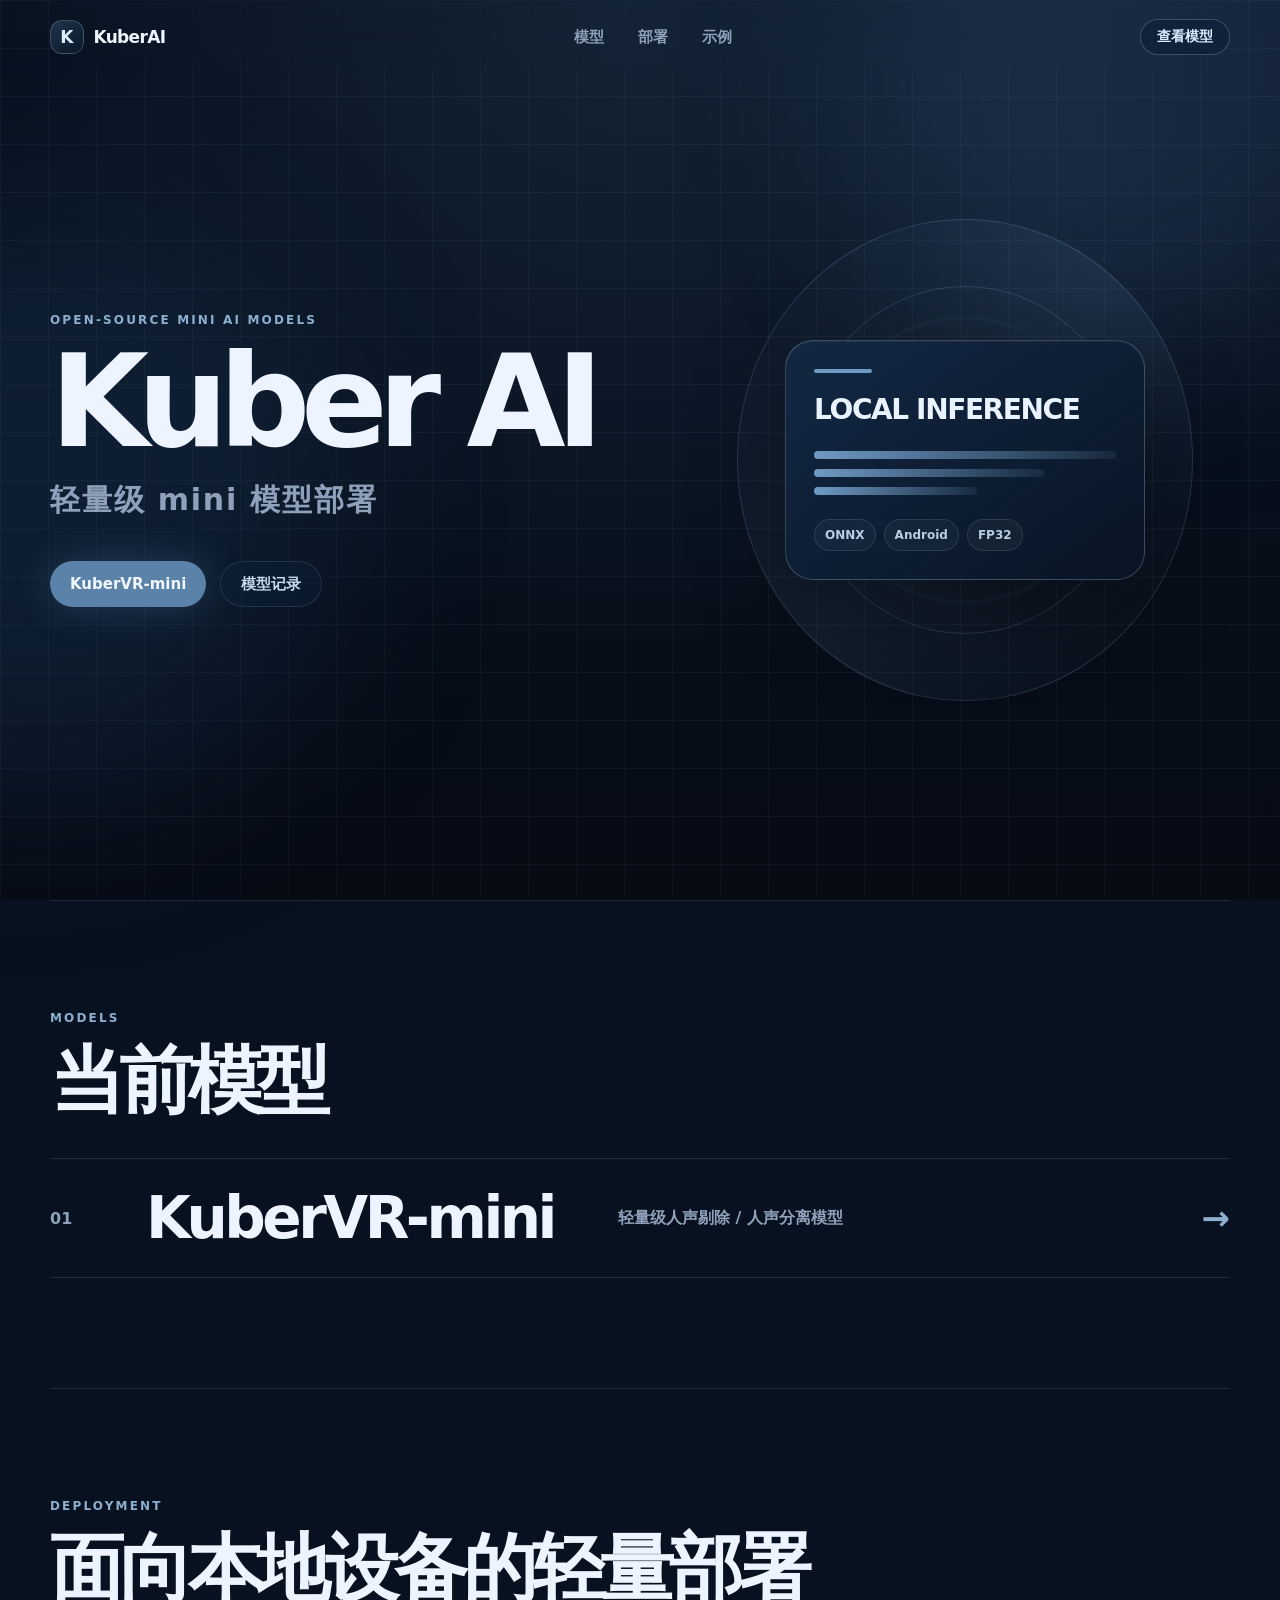
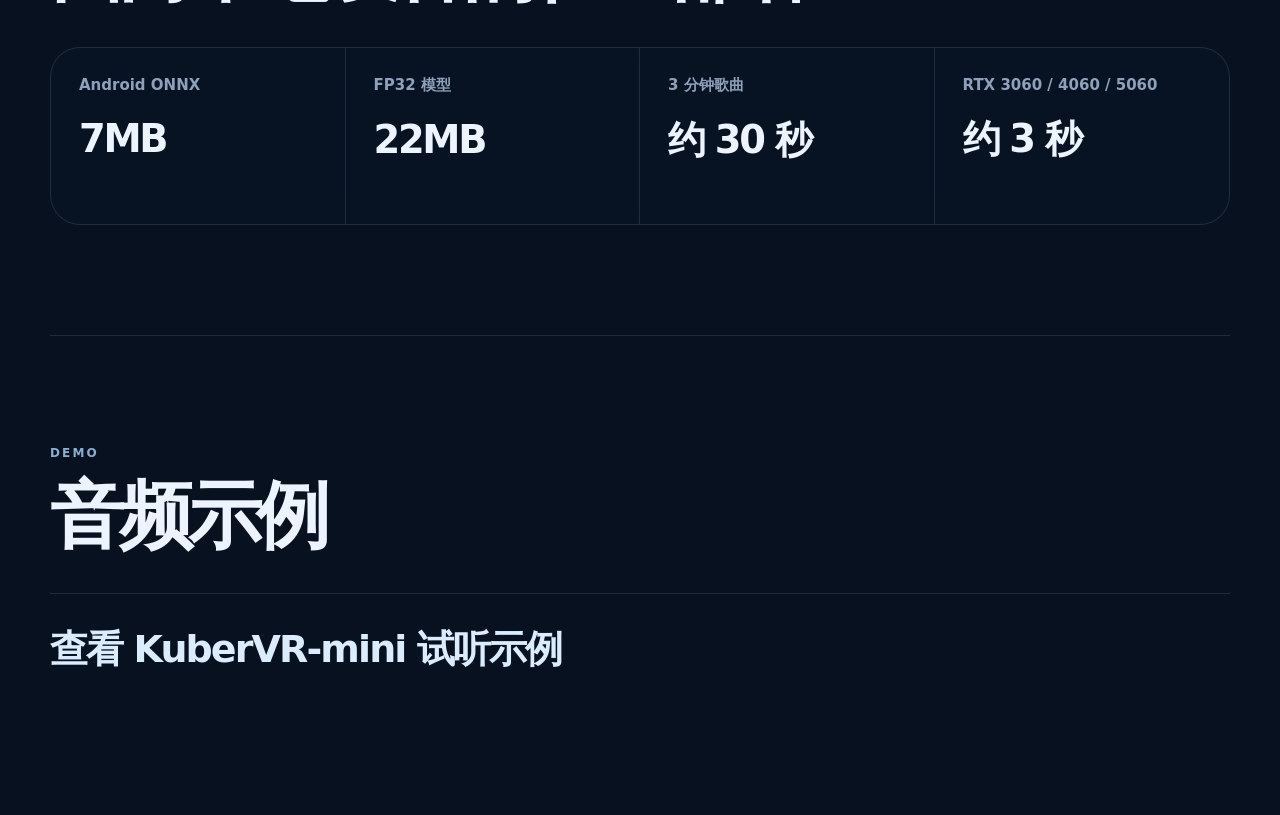
<file: index.html>
<!doctype html>
<html lang="zh-CN">
<head>
  <meta charset="utf-8">
  <meta name="viewport" content="width=device-width, initial-scale=1">
  <meta name="theme-color" content="#08111f">
  <title>KuberAI</title>
  <link rel="stylesheet" href="./styles.css">
</head>
<body>
  <div class="bg-grid"></div>
  <div class="bg-glow glow-a"></div>
  <div class="bg-glow glow-b"></div>

  <header class="site-header">
    <a class="brand" href="./">
      <span class="brand-mark">K</span>
      <span>KuberAI</span>
    </a>

    <nav class="nav-links">
      <a href="#models">模型</a>
      <a href="#runtime">部署</a>
      <a href="#demo">示例</a>
    </nav>

    <a class="nav-action" href="./kuber-vr-mini.html">查看模型</a>
  </header>

  <main>
    <section class="hero">
      <div class="hero-copy">
        <p class="eyebrow">OPEN-SOURCE MINI AI MODELS</p>
        <h1>Kuber AI</h1>
        <p class="summary">轻量级 mini 模型部署</p>

        <div class="hero-actions">
          <a class="primary-button" href="./kuber-vr-mini.html">KuberVR-mini</a>
          <a class="ghost-button" href="#models">模型记录</a>
        </div>
      </div>

      <div class="hero-visual" aria-hidden="true">
        <div class="orb orb-one"></div>
        <div class="orb orb-two"></div>
        <div class="core-panel">
          <div class="core-line"></div>
          <div class="core-title">LOCAL INFERENCE</div>
          <div class="core-meter">
            <span></span>
            <span></span>
            <span></span>
          </div>
          <div class="core-tags">
            <b>ONNX</b>
            <b>Android</b>
            <b>FP32</b>
          </div>
        </div>
      </div>
    </section>

    <section class="section" id="models">
      <div class="section-head">
        <p class="eyebrow">MODELS</p>
        <h2>当前模型</h2>
      </div>

      <a class="model-row" href="./kuber-vr-mini.html">
        <span class="model-index">01</span>
        <span class="model-name">KuberVR-mini</span>
        <span class="model-desc">轻量级人声剔除 / 人声分离模型</span>
        <span class="model-arrow">→</span>
      </a>
    </section>

    <section class="section runtime-section" id="runtime">
      <div class="section-head">
        <p class="eyebrow">DEPLOYMENT</p>
        <h2>面向本地设备的轻量部署</h2>
      </div>

      <div class="runtime-grid">
        <div>
          <span>Android ONNX</span>
          <strong>7MB</strong>
        </div>
        <div>
          <span>FP32 模型</span>
          <strong>22MB</strong>
        </div>
        <div>
          <span>3 分钟歌曲</span>
          <strong>约 30 秒</strong>
        </div>
        <div>
          <span>RTX 3060 / 4060 / 5060</span>
          <strong>约 3 秒</strong>
        </div>
      </div>
    </section>

    <section class="section demo-section" id="demo">
      <div class="section-head">
        <p class="eyebrow">DEMO</p>
        <h2>音频示例</h2>
      </div>

      <div class="demo-list">
        <a href="./kuber-vr-mini.html#demo">查看 KuberVR-mini 试听示例</a>
      </div>
    </section>
  </main>

  <script src="./main.js"></script>
</body>
</html>
</file>
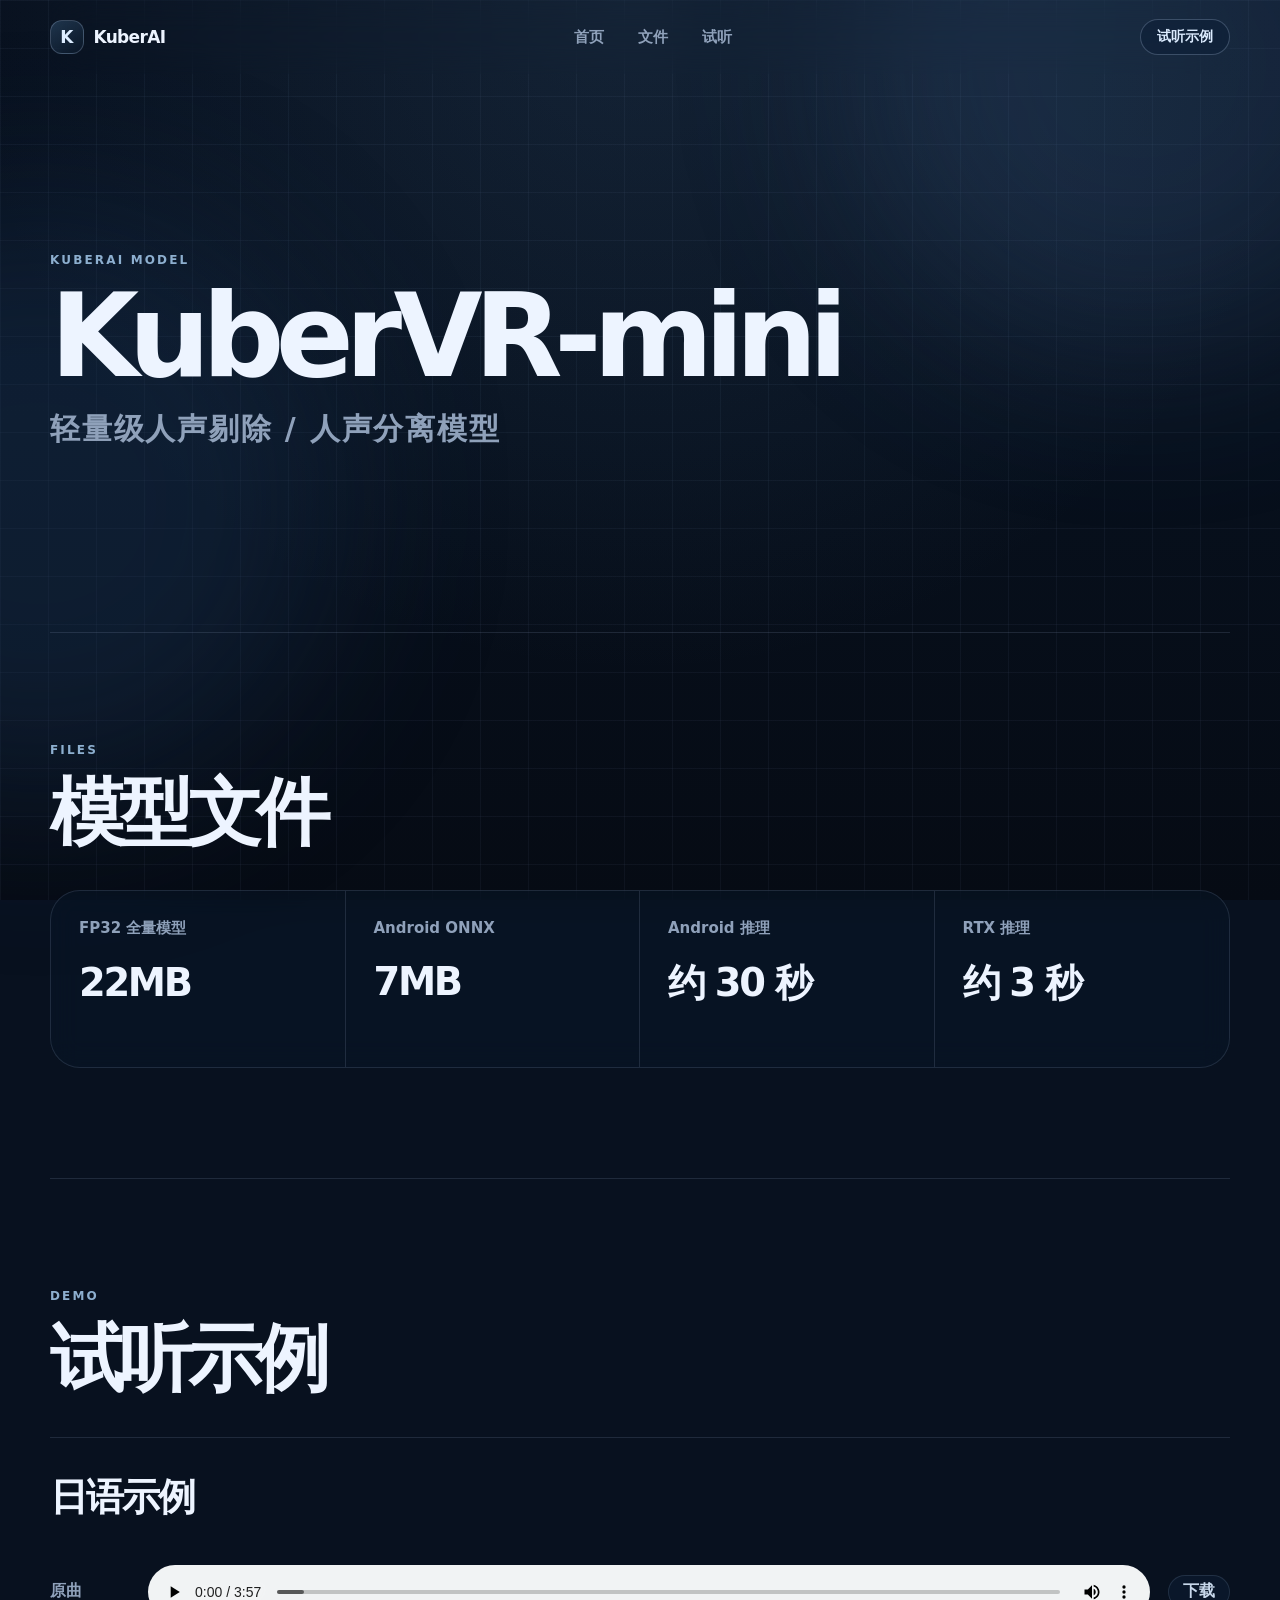
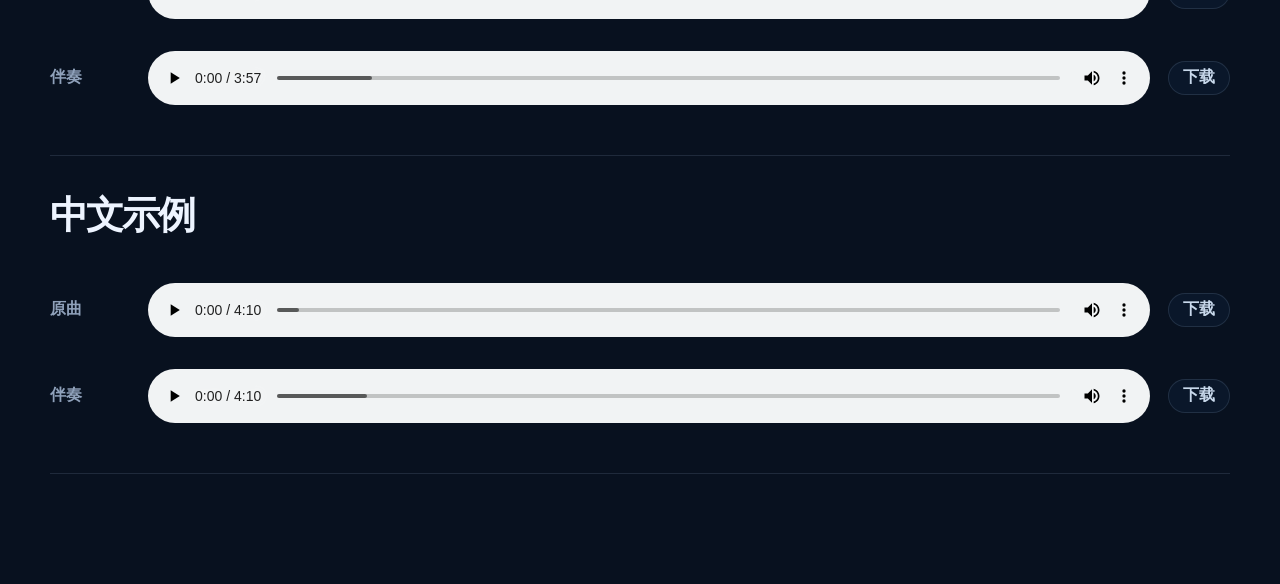
<file: kuber-vr-mini.html>
<!doctype html>
<html lang="zh-CN">
<head>
  <meta charset="utf-8">
  <meta name="viewport" content="width=device-width, initial-scale=1">
  <meta name="theme-color" content="#08111f">
  <title>KuberVR-mini - KuberAI</title>
  <link rel="stylesheet" href="./styles.css">
</head>
<body>
  <div class="bg-grid"></div>
  <div class="bg-glow glow-a"></div>
  <div class="bg-glow glow-b"></div>

  <header class="site-header">
    <a class="brand" href="./">
      <span class="brand-mark">K</span>
      <span>KuberAI</span>
    </a>

    <nav class="nav-links">
      <a href="./">首页</a>
      <a href="#files">文件</a>
      <a href="#demo">试听</a>
    </nav>

    <a class="nav-action" href="#demo">试听示例</a>
  </header>

  <main>
    <section class="model-hero">
      <p class="eyebrow">KUBERAI MODEL</p>
      <h1>KuberVR-mini</h1>
      <p class="summary">轻量级人声剔除 / 人声分离模型</p>
    </section>

    <section class="section runtime-section" id="files">
      <div class="section-head">
        <p class="eyebrow">FILES</p>
        <h2>模型文件</h2>
      </div>

      <div class="runtime-grid">
        <div>
          <span>FP32 全量模型</span>
          <strong>22MB</strong>
        </div>
        <div>
          <span>Android ONNX</span>
          <strong>7MB</strong>
        </div>
        <div>
          <span>Android 推理</span>
          <strong>约 30 秒</strong>
        </div>
        <div>
          <span>RTX 推理</span>
          <strong>约 3 秒</strong>
        </div>
      </div>
    </section>

    <section class="section audio-section" id="demo">
      <div class="section-head">
        <p class="eyebrow">DEMO</p>
        <h2>试听示例</h2>
      </div>

      <div class="audio-group">
        <h3>日语示例</h3>

        <div class="audio-row">
          <span>原曲</span>
          <audio class="demo-audio" controls preload="metadata" src="./audio/jp-original.mp3"></audio>
          <a href="https://raw.githubusercontent.com/HuberHaYu/KuberAI-net/main/audio/jp-original.mp3" download>下载</a>
        </div>

        <div class="audio-row">
          <span>伴奏</span>
          <audio class="demo-audio" controls preload="metadata" src="./audio/jp-instrumental.mp3"></audio>
          <a href="https://raw.githubusercontent.com/HuberHaYu/KuberAI-net/main/audio/jp-instrumental.mp3" download>下载</a>
        </div>
      </div>

      <div class="audio-group">
        <h3>中文示例</h3>

        <div class="audio-row">
          <span>原曲</span>
          <audio class="demo-audio" controls preload="metadata" src="./audio/cn-original.mp3"></audio>
          <a href="https://raw.githubusercontent.com/HuberHaYu/KuberAI-net/main/audio/cn-original.mp3" download>下载</a>
        </div>

        <div class="audio-row">
          <span>伴奏</span>
          <audio class="demo-audio" controls preload="metadata" src="./audio/cn-instrumental.mp3"></audio>
          <a href="https://raw.githubusercontent.com/HuberHaYu/KuberAI-net/main/audio/cn-instrumental.mp3" download>下载</a>
        </div>
      </div>
    </section>
  </main>

  <script src="./main.js"></script>
</body>
</html>
</file>
<file: styles.css>
:root {
  --bg: #08111f;
  --bg-2: #0b1728;
  --text: #edf4ff;
  --muted: #8fa1ba;
  --line: rgba(170, 190, 220, 0.15);
  --line-strong: rgba(170, 190, 220, 0.28);
  --panel: rgba(12, 27, 46, 0.62);
  --panel-strong: rgba(14, 32, 55, 0.86);
  --blue: #4f7ea8;
  --blue-soft: rgba(79, 126, 168, 0.2);
  --blue-glow: rgba(58, 102, 145, 0.32);
  --page: min(1180px, calc(100% - 42px));
}

* {
  box-sizing: border-box;
}

html {
  min-height: 100%;
  scroll-behavior: smooth;
}

body {
  min-height: 100vh;
  margin: 0;
  color: var(--text);
  background: var(--bg);
  font-family: DengXian, "等线", "Microsoft YaHei", "PingFang SC", system-ui, sans-serif;
  font-weight: 700;
  overflow-x: hidden;
}

a {
  color: inherit;
  text-decoration: none;
}

.bg-grid {
  position: fixed;
  inset: 0;
  z-index: -3;
  background:
    linear-gradient(rgba(150, 180, 220, 0.055) 1px, transparent 1px),
    linear-gradient(90deg, rgba(150, 180, 220, 0.055) 1px, transparent 1px),
    radial-gradient(circle at 50% 0%, rgba(64, 101, 138, 0.22), transparent 42rem),
    linear-gradient(180deg, #08111f, #07101d 48%, #060b14);
  background-size: 48px 48px, 48px 48px, auto, auto;
}

.bg-glow {
  position: fixed;
  z-index: -2;
  width: 46vw;
  height: 46vw;
  border-radius: 999px;
  filter: blur(90px);
  opacity: 0.62;
  pointer-events: none;
}

.glow-a {
  top: -18vw;
  right: -12vw;
  background: rgba(65, 100, 145, 0.42);
}

.glow-b {
  left: -20vw;
  bottom: 8vw;
  background: rgba(30, 58, 92, 0.58);
}

.site-header {
  position: sticky;
  top: 0;
  z-index: 20;
  display: grid;
  grid-template-columns: auto 1fr auto;
  align-items: center;
  width: var(--page);
  height: 74px;
  margin: 0 auto;
  backdrop-filter: blur(18px);
  -webkit-backdrop-filter: blur(18px);
}

.brand {
  display: inline-flex;
  align-items: center;
  gap: 10px;
  font-size: 17px;
  font-weight: 800;
  letter-spacing: -0.04em;
}

.brand-mark {
  display: grid;
  width: 34px;
  height: 34px;
  place-items: center;
  border: 1px solid var(--line-strong);
  border-radius: 12px;
  background: linear-gradient(145deg, rgba(79, 126, 168, 0.32), rgba(12, 27, 46, 0.42));
  color: #dcecff;
}

.nav-links {
  justify-self: center;
  display: flex;
  gap: 34px;
  color: var(--muted);
  font-size: 15px;
}

.nav-links a {
  transition: color 0.2s ease;
}

.nav-links a:hover {
  color: var(--text);
}

.nav-action {
  justify-self: end;
  display: inline-flex;
  align-items: center;
  justify-content: center;
  min-height: 36px;
  padding: 0 16px;
  border: 1px solid var(--line-strong);
  border-radius: 999px;
  background: rgba(14, 32, 55, 0.62);
  color: #dcecff;
  font-size: 14px;
}

main {
  width: var(--page);
  margin: 0 auto;
}

.hero {
  min-height: calc(100vh - 74px);
  display: grid;
  grid-template-columns: 1fr 0.88fr;
  gap: 48px;
  align-items: center;
  padding: 42px 0 96px;
}

.hero-copy {
  position: relative;
  z-index: 2;
}

.eyebrow {
  margin: 0 0 20px;
  color: #8dafcf;
  font-size: 12px;
  letter-spacing: 0.18em;
}

h1,
h2,
h3,
p {
  margin-top: 0;
}

h1 {
  margin-bottom: 20px;
  font-size: clamp(70px, 10vw, 138px);
  line-height: 0.86;
  letter-spacing: -0.075em;
  font-weight: 800;
}

.summary {
  margin: 0;
  color: var(--muted);
  font-size: clamp(20px, 2.4vw, 30px);
  line-height: 1.55;
  letter-spacing: 0.06em;
}

.hero-actions {
  display: flex;
  flex-wrap: wrap;
  gap: 14px;
  margin-top: 38px;
}

.primary-button,
.ghost-button {
  display: inline-flex;
  align-items: center;
  justify-content: center;
  min-height: 46px;
  padding: 0 20px;
  border-radius: 999px;
  font-size: 15px;
}

.primary-button {
  background: #5b82a9;
  color: #f2f7ff;
  box-shadow: 0 0 38px rgba(79, 126, 168, 0.32);
}

.ghost-button {
  border: 1px solid var(--line);
  background: rgba(14, 32, 55, 0.48);
  color: #c8d8eb;
}

.hero-visual {
  position: relative;
  height: min(58vw, 560px);
  min-height: 420px;
  display: grid;
  place-items: center;
}

.orb {
  position: absolute;
  border: 1px solid rgba(160, 190, 225, 0.18);
  border-radius: 50%;
  animation: spin 18s linear infinite;
}

.orb-one {
  width: 86%;
  height: 86%;
  background:
    radial-gradient(circle at center, transparent 42%, rgba(79, 126, 168, 0.08) 43%, transparent 44%),
    linear-gradient(130deg, transparent, rgba(91, 130, 169, 0.14), transparent);
}

.orb-two {
  width: 62%;
  height: 62%;
  animation-duration: 12s;
  animation-direction: reverse;
}

.core-panel {
  position: relative;
  width: min(82%, 360px);
  padding: 28px;
  border: 1px solid var(--line-strong);
  border-radius: 28px;
  background:
    linear-gradient(145deg, rgba(19, 42, 70, 0.9), rgba(9, 19, 34, 0.82)),
    rgba(13, 30, 50, 0.84);
  box-shadow:
    0 24px 90px rgba(0, 0, 0, 0.36),
    inset 0 1px 0 rgba(255, 255, 255, 0.06);
  backdrop-filter: blur(18px);
  -webkit-backdrop-filter: blur(18px);
}

.core-line {
  width: 58px;
  height: 4px;
  margin-bottom: 22px;
  border-radius: 999px;
  background: #6f9ac3;
}

.core-title {
  margin-bottom: 26px;
  color: #e9f3ff;
  font-size: 28px;
  line-height: 1.05;
  letter-spacing: -0.05em;
}

.core-meter {
  display: grid;
  gap: 10px;
  margin-bottom: 24px;
}

.core-meter span {
  display: block;
  height: 8px;
  border-radius: 999px;
  background: linear-gradient(90deg, #6f9ac3, rgba(111, 154, 195, 0.1));
}

.core-meter span:nth-child(2) {
  width: 76%;
}

.core-meter span:nth-child(3) {
  width: 54%;
}

.core-tags {
  display: flex;
  flex-wrap: wrap;
  gap: 8px;
}

.core-tags b {
  padding: 8px 10px;
  border: 1px solid var(--line);
  border-radius: 999px;
  color: #b9cce2;
  background: rgba(255, 255, 255, 0.035);
  font-size: 12px;
}

.section {
  padding: 110px 0;
  border-top: 1px solid var(--line);
}

.section-head {
  max-width: 760px;
  margin-bottom: 42px;
}

h2 {
  margin-bottom: 0;
  font-size: clamp(36px, 5.8vw, 78px);
  line-height: 0.96;
  letter-spacing: -0.07em;
  font-weight: 800;
}

.model-row {
  display: grid;
  grid-template-columns: 70px 0.8fr 1fr auto;
  gap: 26px;
  align-items: center;
  padding: 30px 0;
  border-top: 1px solid var(--line);
  border-bottom: 1px solid var(--line);
}

.model-index,
.model-desc {
  color: var(--muted);
}

.model-name {
  font-size: clamp(30px, 4.8vw, 58px);
  line-height: 1;
  letter-spacing: -0.06em;
}

.model-arrow {
  color: #8dafcf;
  font-size: 34px;
}

.runtime-grid {
  display: grid;
  grid-template-columns: repeat(4, minmax(0, 1fr));
  border: 1px solid var(--line);
  border-radius: 30px;
  overflow: hidden;
  background: rgba(10, 24, 42, 0.38);
  backdrop-filter: blur(14px);
  -webkit-backdrop-filter: blur(14px);
}

.runtime-grid div {
  min-height: 176px;
  padding: 28px;
  border-right: 1px solid var(--line);
}

.runtime-grid div:last-child {
  border-right: 0;
}

.runtime-grid span {
  display: block;
  margin-bottom: 26px;
  color: var(--muted);
  font-size: 15px;
}

.runtime-grid strong {
  font-size: clamp(26px, 3vw, 42px);
  line-height: 1;
  letter-spacing: -0.06em;
}

.demo-list {
  border-top: 1px solid var(--line);
}

.demo-list a {
  display: flex;
  justify-content: space-between;
  padding: 30px 0;
  color: #dcecff;
  font-size: clamp(22px, 3vw, 38px);
  letter-spacing: -0.05em;
}

.model-hero {
  min-height: 62vh;
  display: flex;
  flex-direction: column;
  justify-content: center;
  padding: 80px 0;
}

.model-hero h1 {
  font-size: clamp(62px, 9vw, 118px);
}

.audio-group {
  padding: 34px 0;
  border-top: 1px solid var(--line);
}

.audio-group:last-child {
  border-bottom: 1px solid var(--line);
}

.audio-group h3 {
  margin-bottom: 26px;
  font-size: clamp(26px, 3vw, 42px);
  letter-spacing: -0.05em;
}

.audio-row {
  display: grid;
  grid-template-columns: 80px 1fr auto;
  gap: 18px;
  align-items: center;
  padding: 16px 0;
}

.audio-row span {
  color: var(--muted);
}

.audio-row audio {
  width: 100%;
}

.audio-row a {
  display: inline-flex;
  align-items: center;
  justify-content: center;
  min-height: 34px;
  padding: 0 14px;
  border: 1px solid var(--line);
  border-radius: 999px;
  color: #c8d8eb;
  background: rgba(14, 32, 55, 0.48);
}

@keyframes spin {
  to {
    transform: rotate(360deg);
  }
}

@media (max-width: 900px) {
  :root {
    --page: min(100% - 28px, 1180px);
  }

  .site-header {
    grid-template-columns: auto auto;
  }

  .nav-links {
    display: none;
  }

  .hero {
    grid-template-columns: 1fr;
    min-height: auto;
    padding-top: 88px;
  }

  .hero-visual {
    min-height: 360px;
  }

  .model-row {
    grid-template-columns: 1fr;
    gap: 12px;
  }

  .runtime-grid {
    grid-template-columns: 1fr 1fr;
  }

  .runtime-grid div:nth-child(2) {
    border-right: 0;
  }

  .runtime-grid div:nth-child(1),
  .runtime-grid div:nth-child(2) {
    border-bottom: 1px solid var(--line);
  }
}

@media (max-width: 560px) {
  h1 {
    font-size: clamp(58px, 19vw, 86px);
  }

  .summary {
    font-size: 19px;
  }

  .hero-actions {
    display: grid;
  }

  .primary-button,
  .ghost-button {
    width: 100%;
  }

  .runtime-grid {
    grid-template-columns: 1fr;
  }

  .runtime-grid div {
    border-right: 0;
    border-bottom: 1px solid var(--line);
  }

  .runtime-grid div:last-child {
    border-bottom: 0;
  }

  .audio-row {
    grid-template-columns: 1fr;
  }

  .audio-row a {
    width: 100%;
  }
}

@media (prefers-reduced-motion: reduce) {
  html {
    scroll-behavior: auto;
  }

  *,
  *::before,
  *::after {
    animation: none !important;
    transition: none !important;
  }
}
</file>
